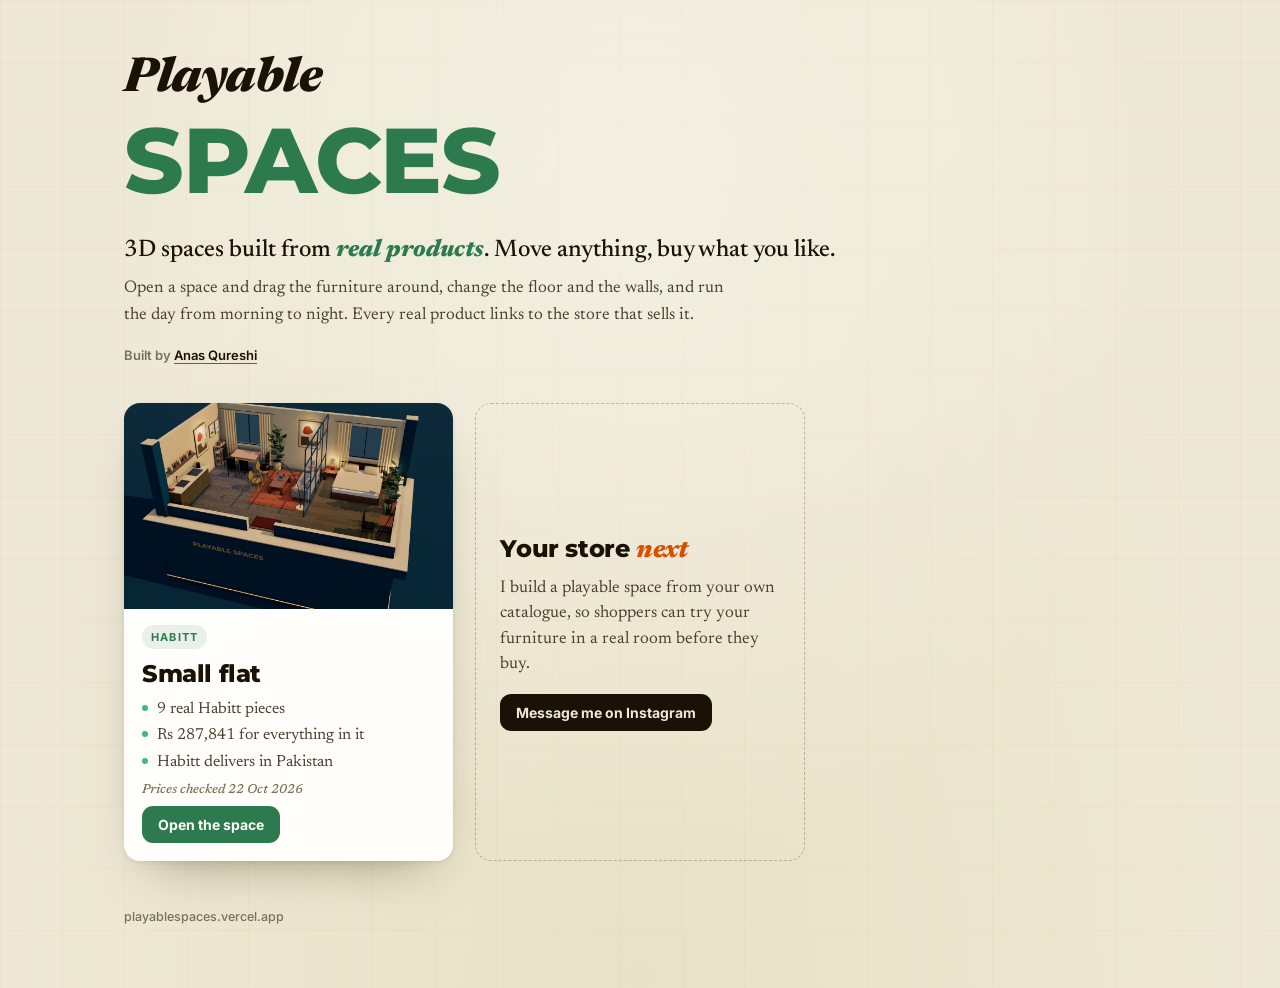
<file: index.html>
<!doctype html>
<html lang="en">
<head>
<meta charset="utf-8">
<meta name="viewport" content="width=device-width, initial-scale=1">
<title>Playable Spaces</title>
<script>
  // old share links (/?room=... or /#r=...) open the app itself
  if (/[?&]room=/.test(location.search) || location.hash.startsWith('#r=')) location.replace('/space.html' + location.search + location.hash);
</script>
<meta name="description" content="3D spaces built from real products. Move anything, buy what you like.">
<meta property="og:title" content="Playable Spaces">
<meta property="og:description" content="3D spaces built from real products. Move anything, buy what you like.">
<meta property="og:image" content="https://playablespaces.vercel.app/rooms/habitt-studio/og.jpg">
<meta property="og:image:width" content="1200">
<meta property="og:image:height" content="630">
<meta name="twitter:card" content="summary_large_image">
<meta property="og:url" content="https://playablespaces.vercel.app/">
<meta name="twitter:card" content="summary_large_image">
<link rel="preconnect" href="https://fonts.googleapis.com">
<link rel="preconnect" href="https://fonts.gstatic.com" crossorigin>
<link href="https://fonts.googleapis.com/css2?family=Newsreader:ital,opsz,wght@0,6..72,400;0,6..72,500;1,6..72,500;1,6..72,800&family=Montserrat:wght@800&family=Inter:wght@500;600;700&display=swap" rel="stylesheet">
<style>
  :root {
    --paper: #EEE9D6; --ink: #1A1205; --ink-2: #4A4030; --ink-3: #7A6F58; --line: #1A12051a;
    --green: #2D7A4F; --green-dk: #2B744A; --green-lt: #44B977; --orange: #D94F00; --white: #FFFEFA;
    --shadow: 0 24px 50px -28px #3a2c0f80, 0 2px 6px -2px #3a2c0f26;
  }
  * { box-sizing: border-box; }
  html, body { margin: 0; }
  body {
    min-height: 100vh; color: var(--ink); font-family: Inter, Arial, sans-serif;
    background:
      radial-gradient(ellipse at 50% 20%, #F7F5EC99, transparent 60%),
      radial-gradient(ellipse at 50% 100%, #DED3AE59, transparent 70%),
      linear-gradient(#D6C89B2b 1px, transparent 1px) 0 0 / 62px 62px,
      linear-gradient(90deg, #D6C89B2b 1px, transparent 1px) 0 0 / 62px 62px,
      var(--paper);
  }
  main { max-width: 1080px; margin: 0 auto; padding: 56px 24px 64px; }
  header { margin-bottom: 40px; }
  h1 { margin: 0; line-height: .9; }
  h1 span { display: block; font: italic 800 clamp(30px, 6vw, 48px) Newsreader, Georgia, serif; letter-spacing: -.5px; }
  h1 b { display: block; font: 800 clamp(46px, 10vw, 92px) Montserrat, Arial, sans-serif; color: var(--green); letter-spacing: -1.5px; }
  .tag { margin: 18px 0 0; font: 500 clamp(19px, 2.6vw, 24px)/1.35 Newsreader, Georgia, serif; max-width: 30em; }
  .tag i { font-weight: 800; color: var(--green); }
  .intro { margin: 10px 0 0; font: 400 17px/1.55 Newsreader, Georgia, serif; color: var(--ink-2); max-width: 36em; }
  .by { margin-top: 18px; font: 600 13px Inter, sans-serif; color: var(--ink-3); }
  .by a { color: var(--ink); text-decoration: none; border-bottom: 1.5px solid var(--green); }
  .grid { display: grid; grid-template-columns: repeat(auto-fill, minmax(320px, 1fr)); gap: 22px; }
  .card { display: flex; flex-direction: column; background: var(--white); border-radius: 16px; overflow: hidden; box-shadow: var(--shadow); text-decoration: none; color: inherit; transition: transform .3s cubic-bezier(.2, 1.4, .3, 1), box-shadow .3s; }
  a.card:hover { transform: translateY(-4px); box-shadow: 0 30px 60px -28px #3a2c0f99, 0 2px 6px -2px #3a2c0f26; }
  .card img { display: block; width: 100%; aspect-ratio: 16 / 10; object-fit: cover; background: #2a2116; }
  .body { padding: 16px 18px 18px; display: flex; flex-direction: column; gap: 10px; flex: 1; }
  .store { align-self: flex-start; font: 700 11px Inter, sans-serif; letter-spacing: 1.2px; text-transform: uppercase; color: var(--green); background: #2D7A4F1a; padding: 5px 9px; border-radius: 999px; }
  .card h2 { margin: 0; font: 800 24px Montserrat, Arial, sans-serif; letter-spacing: -.4px; }
  .facts { margin: 0; padding: 0; list-style: none; display: flex; flex-direction: column; gap: 4px; font: 400 16px/1.4 Newsreader, Georgia, serif; color: var(--ink-2); }
  .facts li::before { content: ""; display: inline-block; width: 6px; height: 6px; border-radius: 50%; background: var(--green-lt); margin: 0 9px 2px 0; }
  .checked { font: italic 500 13px Newsreader, Georgia, serif; color: var(--ink-3); }
  .go { margin-top: auto; align-self: flex-start; padding: 10px 16px; border-radius: 11px; background: var(--green); color: var(--white); font: 700 14px Inter, sans-serif; }
  a.card:hover .go { background: var(--green-dk); }
  .next { background: transparent; box-shadow: none; border: 1.5px dashed #1A120540; justify-content: center; }
  .next .body { justify-content: center; gap: 12px; padding: 28px 24px; }
  .next h2 i { font: italic 800 26px Newsreader, Georgia, serif; color: var(--orange); }
  .next p { margin: 0; font: 400 17px/1.5 Newsreader, Georgia, serif; color: var(--ink-2); }
  .next .go { margin-top: 4px; background: var(--ink); color: var(--paper); text-decoration: none; }
  .next .go:hover { background: #33270f; }
  footer { margin-top: 48px; font: 500 12.5px Inter, sans-serif; color: var(--ink-3); }
  @media (max-width: 560px) {
    main { padding: 36px 16px 48px; }
    header { margin-bottom: 28px; }
    .grid { grid-template-columns: 1fr; gap: 16px; }
  }
</style>
</head>
<body>
<main>
  <header>
    <h1><span>Playable</span> <b>SPACES</b></h1>
    <p class="tag">3D spaces built from <i>real products</i>. Move anything, buy what you like.</p>
    <p class="intro">Open a space and drag the furniture around, change the floor and the walls, and run the day from morning to night. Every real product links to the store that sells it.</p>
    <div class="by">Built by <a href="https://www.instagram.com/anas_qureshi.ai/" target="_blank" rel="noopener">Anas Qureshi</a></div>
  </header>

  <section class="grid" id="spaces" aria-label="Spaces">
    <div class="card next">
      <div class="body">
        <h2>Your store <i>next</i></h2>
        <p>I build a playable space from your own catalogue, so shoppers can try your furniture in a real room before they buy.</p>
        <a class="go" href="https://ig.me/m/anas_qureshi.ai" target="_blank" rel="noopener">Message me on Instagram</a>
      </div>
    </div>
  </section>

  <footer>playablespaces.vercel.app</footer>
</main>
<script>
  const fmt = d => new Date(d + 'T12:00:00').toLocaleDateString('en-GB', { day: 'numeric', month: 'short', year: 'numeric' });
  const esc = s => String(s).replace(/[&<>"]/g, c => ({ '&': '&amp;', '<': '&lt;', '>': '&gt;', '"': '&quot;' }[c]));
  fetch('rooms/spaces.json').then(r => r.json()).then(list => {
    const grid = document.getElementById('spaces'), next = grid.firstElementChild;
    for (const s of list) {
      const a = document.createElement('a');
      a.className = 'card'; a.href = '/' + s.id;
      a.innerHTML = `<img src="${esc(s.cover)}" alt="${esc(s.title)} furnished with ${esc(s.store)} products" loading="lazy">
        <div class="body"><span class="store">${esc(s.store)}</span><h2>${esc(s.title)}</h2>
        <ul class="facts">${s.facts.map(f => `<li>${esc(f)}</li>`).join('')}</ul>
        <span class="checked">Prices checked ${fmt(s.checked)}</span>
        <span class="go">Open the space</span></div>`;
      grid.insertBefore(a, next);
    }
  });
</script>
</body>
</html>
</file>
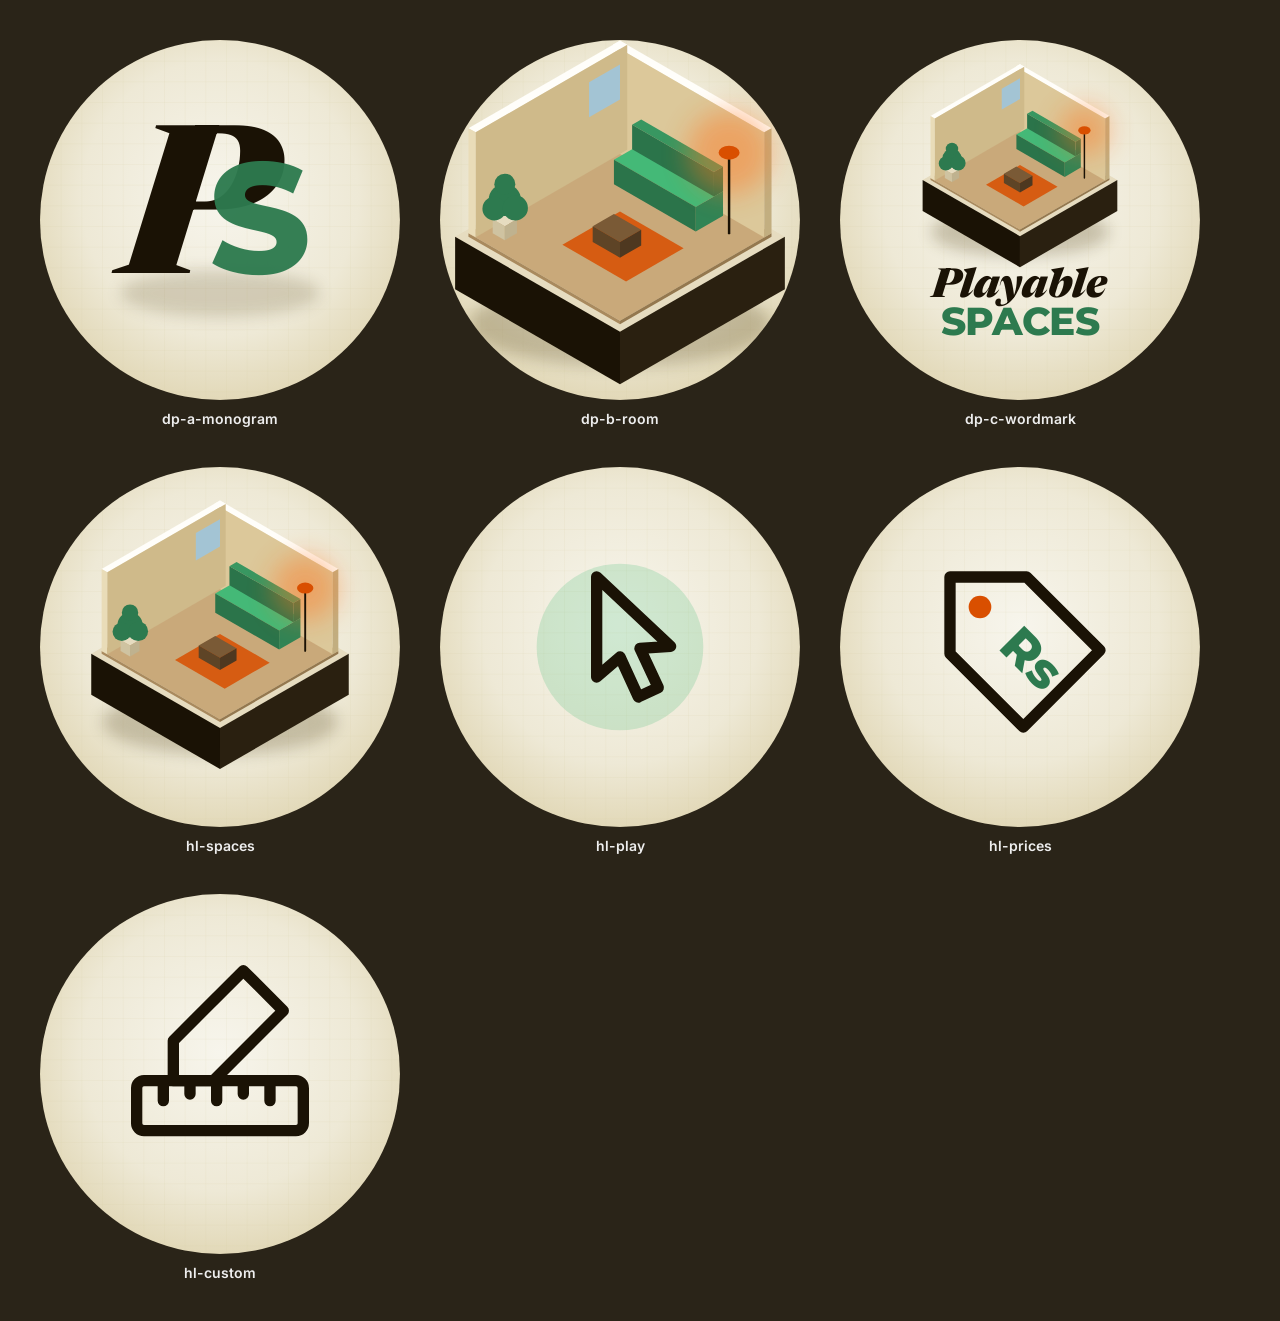
<file: brand/kit.html>
<!doctype html>
<html lang="en">
<head>
<meta charset="utf-8">
<title>Playable Spaces brand kit</title>
<!-- Profile picture options and highlight covers for @playablespaces, drawn in code in Anas's locked brand
     (Guidelines/locked_brand_guidelines.md). tools/export-brand.mjs renders every [data-export] element to brand/out/<id>.png -->
<link href="https://fonts.googleapis.com/css2?family=Newsreader:ital,opsz,wght@0,6..72,400;1,6..72,800&family=Montserrat:ital,wght@0,800;1,800&family=Inter:wght@600;700&display=swap" rel="stylesheet">
<style>
  :root { --paper: #EEE9D6; --ink: #1A1205; --green: #2D7A4F; --green-lt: #44B977; --orange: #D94F00; --white: #FFFEFA; }
  body { margin: 0; padding: 40px; background: #2a2418; font-family: Inter, sans-serif; color: #eee; display: flex; flex-wrap: wrap; gap: 40px; align-items: flex-start; }
  figure { margin: 0; display: flex; flex-direction: column; gap: 10px; align-items: center; }
  figcaption { font: 600 14px Inter; }
  .art { width: 1080px; height: 1080px; transform-origin: 0 0; }
  .wrap { width: 360px; height: 360px; overflow: hidden; border-radius: 50%; }
  .wrap .art { transform: scale(.3333); }
</style>
</head>
<body>
<script>
// ---- shared pieces ----
const paperBg = id => `
  <defs>
    <radialGradient id="glow${id}" cx="50%" cy="44%" r="62%"><stop offset="0" stop-color="#F7F5EC"/><stop offset=".62" stop-color="#EEE9D6"/><stop offset="1" stop-color="#DED3AE"/></radialGradient>
    <pattern id="grid${id}" width="62" height="62" patternUnits="userSpaceOnUse"><path d="M62 0H0V62" fill="none" stroke="rgba(214,200,155,.32)" stroke-width="2"/></pattern>
    <filter id="soft${id}" x="-30%" y="-30%" width="160%" height="160%"><feGaussianBlur stdDeviation="22"/></filter>
    <filter id="blur${id}" x="-50%" y="-50%" width="200%" height="200%"><feGaussianBlur stdDeviation="40"/></filter>
  </defs>
  <rect width="1080" height="1080" fill="url(#glow${id})"/><rect width="1080" height="1080" fill="url(#grid${id})"/>`;

// isometric projection around a centre: x right, z toward the viewer, y up (units are px in plan)
const C = 0.866, S = 0.5;
const iso = (x, y, z, ox = 540, oy = 560) => [ox + (x - z) * C, oy + (x + z) * S - y];
const poly = (pts, fill, extra = '') => `<polygon points="${pts.map(p => p.join(',')).join(' ')}" fill="${fill}" ${extra}/>`;
// a box: x0..x1, z0..z1, height h from base y0; three visible faces (top, front +z, right +x)
function box(x0, x1, z0, z1, y0, h, top, front, side, o) {
  const P = (x, y, z) => iso(x, y, z, o?.ox, o?.oy);
  return poly([P(x0, y0 + h, z0), P(x1, y0 + h, z0), P(x1, y0 + h, z1), P(x0, y0 + h, z1)], top)
    + poly([P(x0, y0, z1), P(x1, y0, z1), P(x1, y0 + h, z1), P(x0, y0 + h, z1)], front)
    + poly([P(x1, y0, z0), P(x1, y0, z1), P(x1, y0 + h, z1), P(x1, y0 + h, z0)], side);
}

// the cutaway room: a plinth, a floor, two tall walls at the back, a green sofa, a rug, a lamp with an orange glow
function room(o = {}) {
  const s = o.s || 1, ox = o.ox || 540, oy = o.oy || 600, Q = (x, y, z) => iso(x * s, y * s, z * s, ox, oy), q = (x, y, z) => Q(x, y, z).join(',');
  const B = (x0, x1, z0, z1, y0, h, t, f, sd) => box(x0 * s, x1 * s, z0 * s, z1 * s, y0 * s, h * s, t, f, sd, { ox, oy });
  const W = 250, D = 250;
  let g = '';
  g += `<ellipse cx="${ox}" cy="${oy + 250 * s}" rx="${430 * s}" ry="${120 * s}" fill="#5a4a1f" opacity=".28" filter="url(#soft${o.id})"/>`;
  g += B(-W - 22, W + 22, -D - 22, D + 22, -150, 150, '#E6DCC0', '#1A1205', '#2a2010');             // plinth
  g += B(-W, W, -D, D, 0, 10, '#C9A97A', '#a98a5e', '#94784f');                                     // floor
  g += B(-W, W, -D, -D + 24, 10, 300, '#FFFEFA', '#DCC89A', '#C2AE80');                              // back wall
  g += B(-W, -W + 24, -D, D, 10, 300, '#FFFEFA', '#E9DCB8', '#CFBA8A');                              // left wall
  g += poly([Q(-W + 18, 160, -D + 18), Q(-W + 18, 260, -D + 18), Q(-W + 18, 260, -D + 120), Q(-W + 18, 160, -D + 120)].map(p => [p[0] + 0, p[1]]), '#9fc6dd', 'opacity=".9"'); // window on left wall
  g += poly([Q(-60, 12, -60), Q(150, 12, -60), Q(150, 12, 130), Q(-60, 12, 130)], '#D94F00', 'opacity=".85"');   // rug
  g += B(-150, 120, -D + 30, -D + 120, 10, 70, '#44B977', '#2B744A', '#318455');                    // sofa seat
  g += B(-150, 120, -D + 30, -D + 60, 80, 70, '#389761', '#2B744A', '#2B744A');                     // sofa back
  g += B(-20, 70, 0, 70, 10, 45, '#7a5a36', '#5e4426', '#4e3820');                                  // coffee table
  // floor lamp with a warm glow
  const [lx, ly] = Q(170, 0, -D + 60), [hx, hy] = Q(170, 230, -D + 60);
  g += `<circle cx="${hx}" cy="${hy}" r="${120 * s}" fill="#FF7723" opacity=".45" filter="url(#blur${o.id})"/>`;
  g += `<line x1="${lx}" y1="${ly}" x2="${hx}" y2="${hy}" stroke="#1A1205" stroke-width="${7 * s}" stroke-linecap="round"/>`;
  g += `<ellipse cx="${hx}" cy="${hy}" rx="${30 * s}" ry="${20 * s}" fill="#D94F00"/>`;
  // plant
  const [px, py] = Q(-W + 60, 10, D - 60);
  g += B(-W + 40, -W + 80, D - 80, D - 40, 10, 40, '#E6DCC0', '#cfc3a1', '#bfb28f');
  for (const [dx, dy, r] of [[0, -95, 46], [-30, -70, 34], [30, -72, 36], [0, -140, 30]]) g += `<circle cx="${px + dx * s}" cy="${py + dy * s}" r="${r * s}" fill="#2D7A4F"/>`;
  return g;
}

// ---- the three profile picture options ----
const DP = {
  'dp-a-monogram': `${paperBg('a')}
    <ellipse cx="540" cy="760" rx="300" ry="70" fill="#5a4a1f" opacity=".2" filter="url(#softa)"/>
    <text x="470" y="700" text-anchor="middle" font-family="Newsreader" font-style="italic" font-weight="800" font-size="620" fill="#1A1205">P</text>
    <text x="660" y="700" text-anchor="middle" font-family="Montserrat" font-weight="800" font-size="470" fill="#2D7A4F" opacity=".96">S</text>`,
  'dp-b-room': `${paperBg('b')}${room({ id: 'b', s: 1.05, oy: 590 })}`,
  'dp-c-wordmark': `${paperBg('c')}${room({ id: 'c', s: .62, oy: 420 })}
    <text x="540" y="770" text-anchor="middle" font-family="Newsreader" font-style="italic" font-weight="800" font-size="120" fill="#1A1205">Playable</text>
    <text x="540" y="885" text-anchor="middle" font-family="Montserrat" font-weight="800" font-size="118" fill="#2D7A4F" letter-spacing="-2">SPACES</text>`,
};

// ---- highlight covers: ink line icons on paper with one green or orange accent ----
const ln = 'fill="none" stroke="#1A1205" stroke-width="34" stroke-linecap="round" stroke-linejoin="round"';
const HL = {
  'hl-spaces': `${paperBg('h1')}${room({ id: 'h1', s: .82, oy: 560 })}`,
  'hl-play': `${paperBg('h2')}
    <circle cx="540" cy="540" r="250" fill="#44B977" opacity=".22"/>
    <path d="M470 330v300l70-60 55 120 60-28-55-118 92-6z" ${ln} fill="#FFFEFA"/>`,
  'hl-prices': `${paperBg('h3')}
    <path d="M330 330h230l220 220-230 230-220-220z" ${ln} fill="#FFFEFA"/>
    <circle cx="420" cy="420" r="34" fill="#D94F00"/>
    <text x="575" y="625" text-anchor="middle" font-family="Montserrat" font-weight="800" font-size="150" fill="#2D7A4F" transform="rotate(45 575 575)">Rs</text>`,
  'hl-custom': `${paperBg('h4')}
    <rect x="290" y="560" width="500" height="150" rx="22" ${ln} fill="#FFFEFA"/>
    <path d="M370 560v60M450 560v40M530 560v60M610 560v40M690 560v60" ${ln}/>
    <path d="M610 230l120 120-210 210H400V440z" ${ln} fill="#44B977"/>`,
};

for (const [id, svg] of Object.entries({ ...DP, ...HL })) {
  document.body.insertAdjacentHTML('beforeend', `<figure><div class="wrap"><svg class="art" data-export="${id}" viewBox="0 0 1080 1080" xmlns="http://www.w3.org/2000/svg">${svg}</svg></div><figcaption>${id}</figcaption></figure>`);
}
</script>
</body>
</html>
</file>
